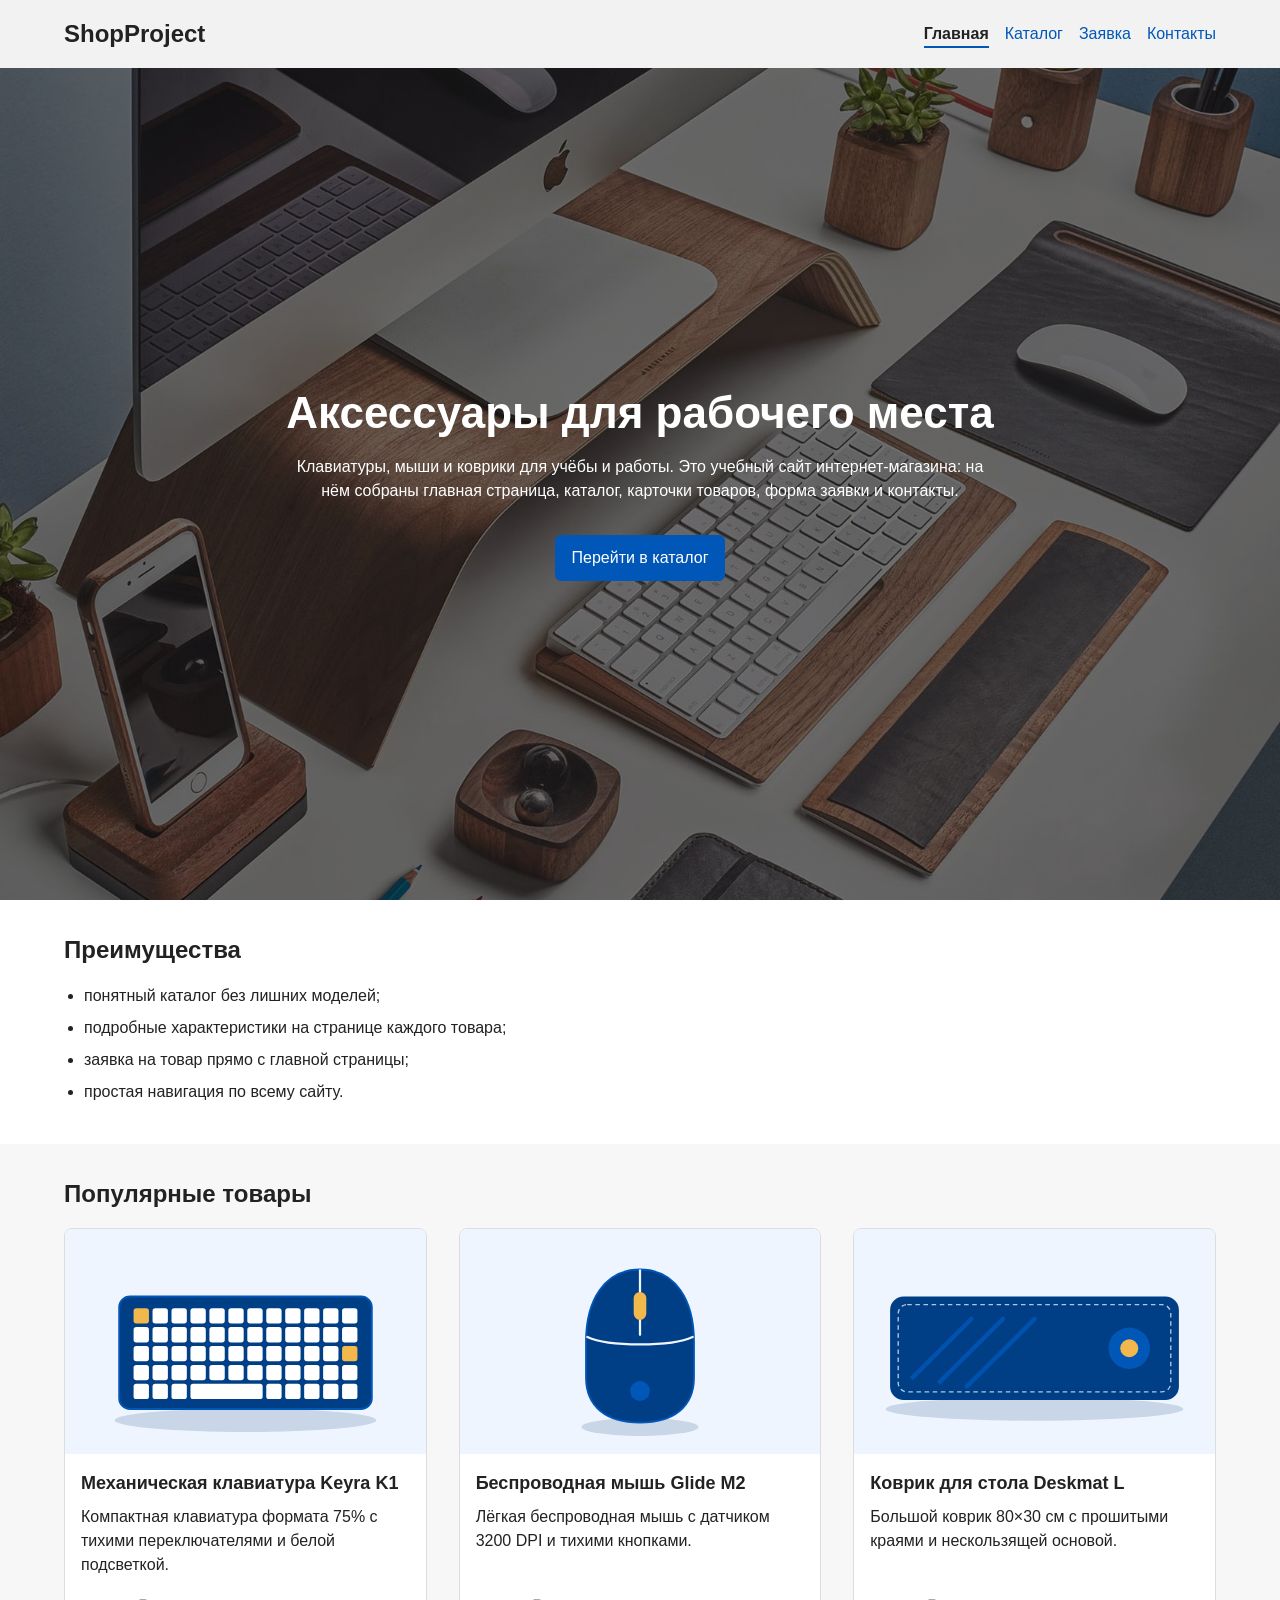
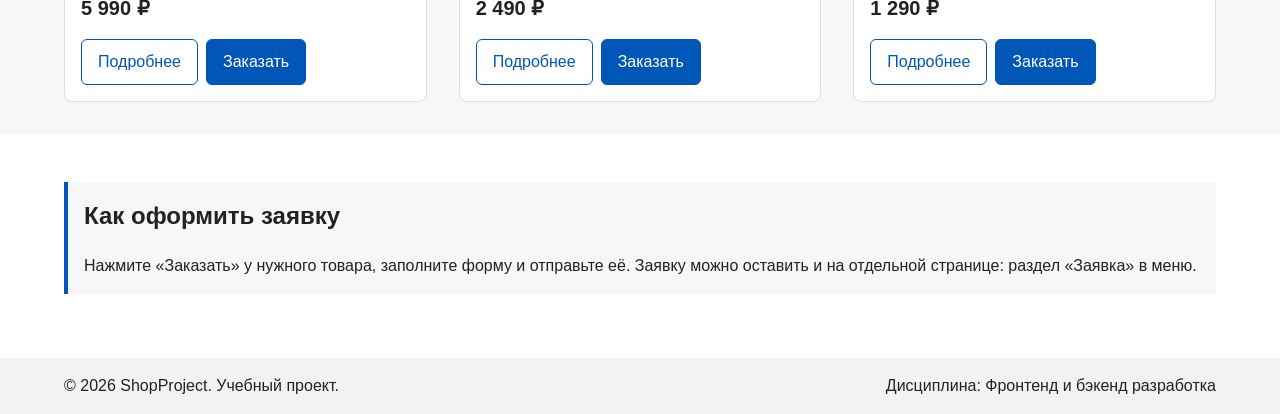
<file: index.html>
<!DOCTYPE html>
<html lang="ru">
<head>
  <meta charset="UTF-8">
  <meta name="viewport" content="width=device-width, initial-scale=1.0">
  <meta name="description" content="Интернет-магазин аксессуаров для рабочего места: клавиатуры, мыши и коврики. Учебный проект.">
  <title>ShopProject — аксессуары для рабочего места</title>
  <link rel="stylesheet" href="css/style.css">
  <script src="js/main.js" defer></script>
</head>
<body>
  <header class="site-header">
    <div class="container site-header__inner">
      <a class="site-header__logo" href="index.html">ShopProject</a>

      <nav class="site-nav" aria-label="Основная навигация">
        <ul class="site-nav__list">
          <li><a class="site-nav__link" href="index.html" aria-current="page">Главная</a></li>
          <li><a class="site-nav__link" href="catalog.html">Каталог</a></li>
          <li><a class="site-nav__link" href="order.html">Заявка</a></li>
          <li><a class="site-nav__link" href="contacts.html">Контакты</a></li>
        </ul>
      </nav>
    </div>
  </header>

  <main>
    <section class="hero">
      <div class="container">
        <h1 class="hero__title">Аксессуары для рабочего места</h1>
        <p class="hero__text">
          Клавиатуры, мыши и коврики для учёбы и работы. Это учебный сайт интернет-магазина:
          на нём собраны главная страница, каталог, карточки товаров, форма заявки и контакты.
        </p>
        <a class="button" href="catalog.html">Перейти в каталог</a>
      </div>
    </section>

    <section class="section" id="advantages">
      <div class="container">
        <h2 class="section__title">Преимущества</h2>
        <ul class="advantages-list">
          <li class="advantages-list__item">понятный каталог без лишних моделей;</li>
          <li class="advantages-list__item">подробные характеристики на странице каждого товара;</li>
          <li class="advantages-list__item">заявка на товар прямо с главной страницы;</li>
          <li class="advantages-list__item">простая навигация по всему сайту.</li>
        </ul>
      </div>
    </section>

    <section class="section section--muted" id="popular">
      <div class="container">
        <h2 class="section__title">Популярные товары</h2>
        <div class="product-grid">
        <article class="product-card">
          <img class="product-card__image" src="images/keyboard.svg" alt="Механическая клавиатура Keyra K1">
          <div class="product-card__content">
            <h3 class="product-card__title">Механическая клавиатура Keyra K1</h3>
            <p class="product-card__text">Компактная клавиатура формата 75% с тихими переключателями и белой подсветкой.</p>
            <p class="product-card__price">5&nbsp;990&nbsp;₽</p>
            <div class="product-card__actions">
              <a class="button button--secondary" href="product-keyboard.html">Подробнее</a>
              <button class="button product-card__button" type="button" data-product="Механическая клавиатура Keyra K1">Заказать</button>
            </div>
          </div>
        </article>

        <article class="product-card">
          <img class="product-card__image" src="images/mouse.svg" alt="Беспроводная мышь Glide M2">
          <div class="product-card__content">
            <h3 class="product-card__title">Беспроводная мышь Glide M2</h3>
            <p class="product-card__text">Лёгкая беспроводная мышь с датчиком 3200 DPI и тихими кнопками.</p>
            <p class="product-card__price">2&nbsp;490&nbsp;₽</p>
            <div class="product-card__actions">
              <a class="button button--secondary" href="product-mouse.html">Подробнее</a>
              <button class="button product-card__button" type="button" data-product="Беспроводная мышь Glide M2">Заказать</button>
            </div>
          </div>
        </article>

        <article class="product-card">
          <img class="product-card__image" src="images/mat.svg" alt="Коврик для стола Deskmat L">
          <div class="product-card__content">
            <h3 class="product-card__title">Коврик для стола Deskmat L</h3>
            <p class="product-card__text">Большой коврик 80×30 см с прошитыми краями и нескользящей основой.</p>
            <p class="product-card__price">1&nbsp;290&nbsp;₽</p>
            <div class="product-card__actions">
              <a class="button button--secondary" href="product-mat.html">Подробнее</a>
              <button class="button product-card__button" type="button" data-product="Коврик для стола Deskmat L">Заказать</button>
            </div>
          </div>
        </article>
        </div>
      </div>
    </section>

    <section class="section">
      <div class="container">
        <aside class="info-block">
          <h2 class="info-block__title">Как оформить заявку</h2>
          <p class="info-block__text">
            Нажмите «Заказать» у нужного товара, заполните форму и отправьте её.
            Заявку можно оставить и на отдельной странице: раздел «Заявка» в меню.
          </p>
        </aside>
      </div>
    </section>
  </main>

  <footer class="site-footer">
    <div class="container site-footer__inner">
      <p class="site-footer__text">&copy; 2026 ShopProject. Учебный проект.</p>
      <p class="site-footer__text">Дисциплина: Фронтенд и бэкенд разработка</p>
    </div>
  </footer>

  <dialog class="order-dialog" id="order-dialog" aria-labelledby="order-dialog-title">
    <h2 class="order-dialog__title" id="order-dialog-title">Оформление заявки</h2>
    <form class="order-form" id="order-form" action="#" method="post" novalidate>
      <input id="selected-product" name="selected-product" type="hidden">

      <div class="form-field">
        <label for="order-name">Имя</label>
        <input
          id="order-name"
          name="name"
          type="text"
          placeholder="Введите ваше имя"
          minlength="2"
          autocomplete="given-name"
          required
        >
      </div>

      <div class="form-field">
        <label for="order-email">E-mail</label>
        <input
          id="order-email"
          name="email"
          type="email"
          placeholder="example@mail.ru"
          autocomplete="email"
          required
        >
      </div>

      <div class="form-field">
        <label for="order-phone">Телефон</label>
        <input
          id="order-phone"
          name="phone"
          type="tel"
          inputmode="tel"
          placeholder="+7 (900) 000-00-00"
          pattern="^\+7 \(\d{3}\) \d{3}-\d{2}-\d{2}$"
          required
        >
        <small>Формат: +7 (900) 000-00-00</small>
      </div>

      <div class="form-field">
        <label for="order-date">Дата связи</label>
        <input
          id="order-date"
          name="date"
          type="date"
        >
      </div>

      <div class="form-field">
        <label for="order-topic">Тема заявки</label>
        <select id="order-topic" name="topic" required>
          <option value="">Выберите тему</option>
          <option value="product">Заказ товара</option>
          <option value="consultation">Консультация</option>
          <option value="delivery">Доставка</option>
        </select>
      </div>

      <div class="form-field">
        <label for="order-comment">Комментарий</label>
        <textarea
          id="order-comment"
          name="comment"
          rows="4"
          placeholder="Укажите дополнительную информацию"
        ></textarea>
      </div>

      <div class="form-field form-field--checkbox">
        <label>
          <input
            id="order-agreement"
            name="agreement"
            type="checkbox"
            required
          >
          Я согласен на обработку данных
        </label>
      </div>

      <div class="form-actions">
        <button class="button button--secondary" type="button" id="close-order-dialog">Закрыть</button>
        <button class="button" type="submit">Отправить заявку</button>
      </div>
    </form>
  </dialog>

  <p class="success-message" id="success-message" role="status" hidden>
    Форма успешно отправлена!
  </p>
</body>
</html>
</file>
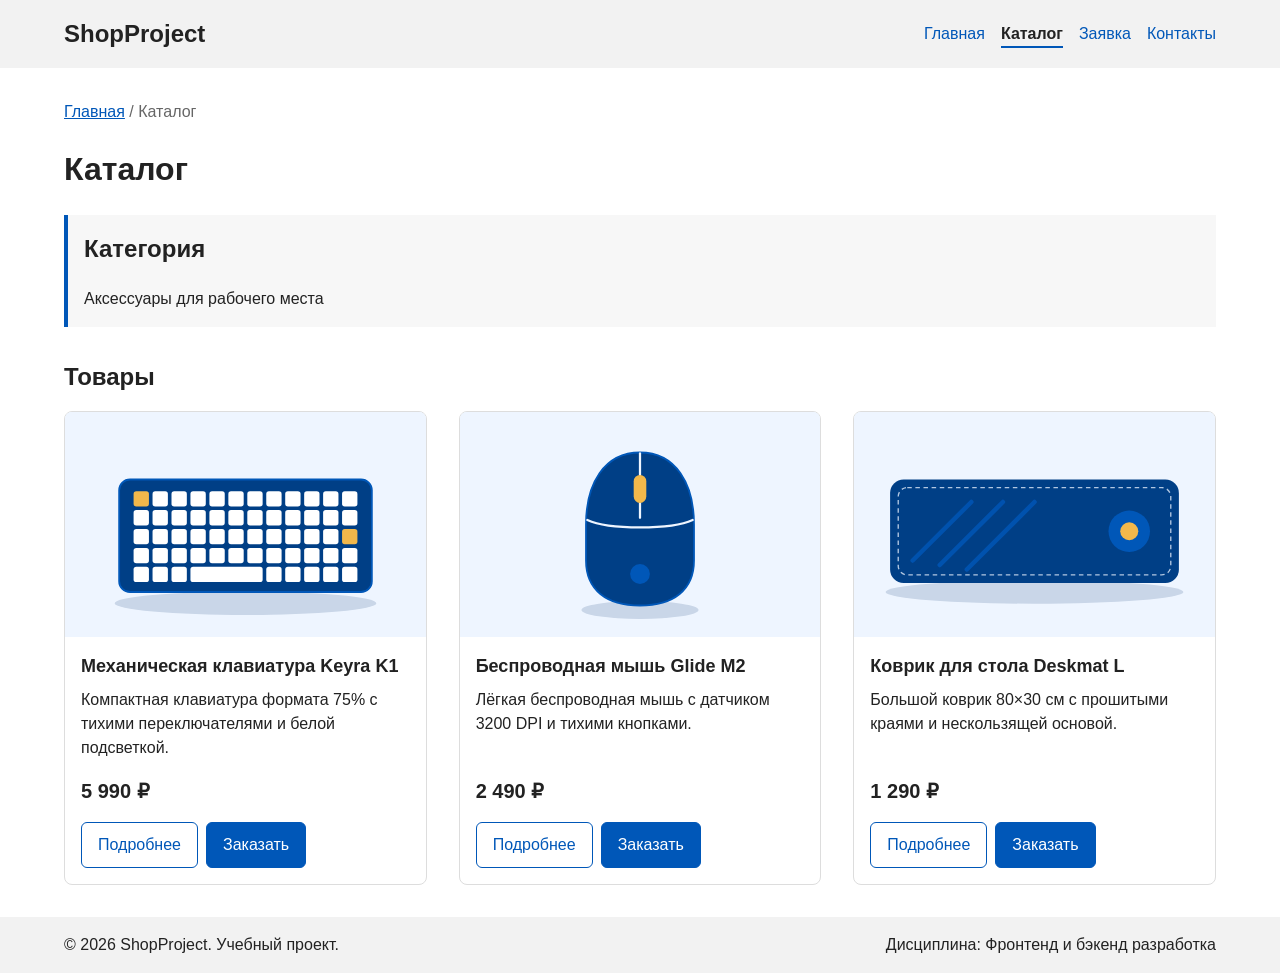
<file: catalog.html>
<!DOCTYPE html>
<html lang="ru">
<head>
  <meta charset="UTF-8">
  <meta name="viewport" content="width=device-width, initial-scale=1.0">
  <meta name="description" content="Каталог аксессуаров для рабочего места: клавиатуры, мыши и коврики.">
  <title>Каталог — ShopProject</title>
  <link rel="stylesheet" href="css/style.css">
  <script src="js/main.js" defer></script>
</head>
<body>
  <header class="site-header">
    <div class="container site-header__inner">
      <a class="site-header__logo" href="index.html">ShopProject</a>

      <nav class="site-nav" aria-label="Основная навигация">
        <ul class="site-nav__list">
          <li><a class="site-nav__link" href="index.html">Главная</a></li>
          <li><a class="site-nav__link" href="catalog.html" aria-current="page">Каталог</a></li>
          <li><a class="site-nav__link" href="order.html">Заявка</a></li>
          <li><a class="site-nav__link" href="contacts.html">Контакты</a></li>
        </ul>
      </nav>
    </div>
  </header>

  <main class="section">
    <div class="container">
      <nav class="breadcrumbs" aria-label="Хлебные крошки">
        <a href="index.html">Главная</a> / <span>Каталог</span>
      </nav>
      <h1>Каталог</h1>

      <aside class="info-block">
        <h2 class="info-block__title">Категория</h2>
        <p class="info-block__text">Аксессуары для рабочего места</p>
      </aside>

      <section>
        <h2 class="section__title">Товары</h2>
        <div class="product-grid">
          <article class="product-card">
            <img class="product-card__image" src="images/keyboard.svg" alt="Механическая клавиатура Keyra K1">
            <div class="product-card__content">
              <h3 class="product-card__title">Механическая клавиатура Keyra K1</h3>
              <p class="product-card__text">Компактная клавиатура формата 75% с тихими переключателями и белой подсветкой.</p>
              <p class="product-card__price">5&nbsp;990&nbsp;₽</p>
              <div class="product-card__actions">
                <a class="button button--secondary" href="product-keyboard.html">Подробнее</a>
                <a class="button" href="order.html?product=%D0%9C%D0%B5%D1%85%D0%B0%D0%BD%D0%B8%D1%87%D0%B5%D1%81%D0%BA%D0%B0%D1%8F%20%D0%BA%D0%BB%D0%B0%D0%B2%D0%B8%D0%B0%D1%82%D1%83%D1%80%D0%B0%20Keyra%20K1">Заказать</a>
              </div>
            </div>
          </article>

          <article class="product-card">
            <img class="product-card__image" src="images/mouse.svg" alt="Беспроводная мышь Glide M2">
            <div class="product-card__content">
              <h3 class="product-card__title">Беспроводная мышь Glide M2</h3>
              <p class="product-card__text">Лёгкая беспроводная мышь с датчиком 3200 DPI и тихими кнопками.</p>
              <p class="product-card__price">2&nbsp;490&nbsp;₽</p>
              <div class="product-card__actions">
                <a class="button button--secondary" href="product-mouse.html">Подробнее</a>
                <a class="button" href="order.html?product=%D0%91%D0%B5%D1%81%D0%BF%D1%80%D0%BE%D0%B2%D0%BE%D0%B4%D0%BD%D0%B0%D1%8F%20%D0%BC%D1%8B%D1%88%D1%8C%20Glide%20M2">Заказать</a>
              </div>
            </div>
          </article>

          <article class="product-card">
            <img class="product-card__image" src="images/mat.svg" alt="Коврик для стола Deskmat L">
            <div class="product-card__content">
              <h3 class="product-card__title">Коврик для стола Deskmat L</h3>
              <p class="product-card__text">Большой коврик 80×30 см с прошитыми краями и нескользящей основой.</p>
              <p class="product-card__price">1&nbsp;290&nbsp;₽</p>
              <div class="product-card__actions">
                <a class="button button--secondary" href="product-mat.html">Подробнее</a>
                <a class="button" href="order.html?product=%D0%9A%D0%BE%D0%B2%D1%80%D0%B8%D0%BA%20%D0%B4%D0%BB%D1%8F%20%D1%81%D1%82%D0%BE%D0%BB%D0%B0%20Deskmat%20L">Заказать</a>
              </div>
            </div>
          </article>
        </div>
      </section>
    </div>
  </main>

  <footer class="site-footer">
    <div class="container site-footer__inner">
      <p class="site-footer__text">&copy; 2026 ShopProject. Учебный проект.</p>
      <p class="site-footer__text">Дисциплина: Фронтенд и бэкенд разработка</p>
    </div>
  </footer>
</body>
</html>
</file>
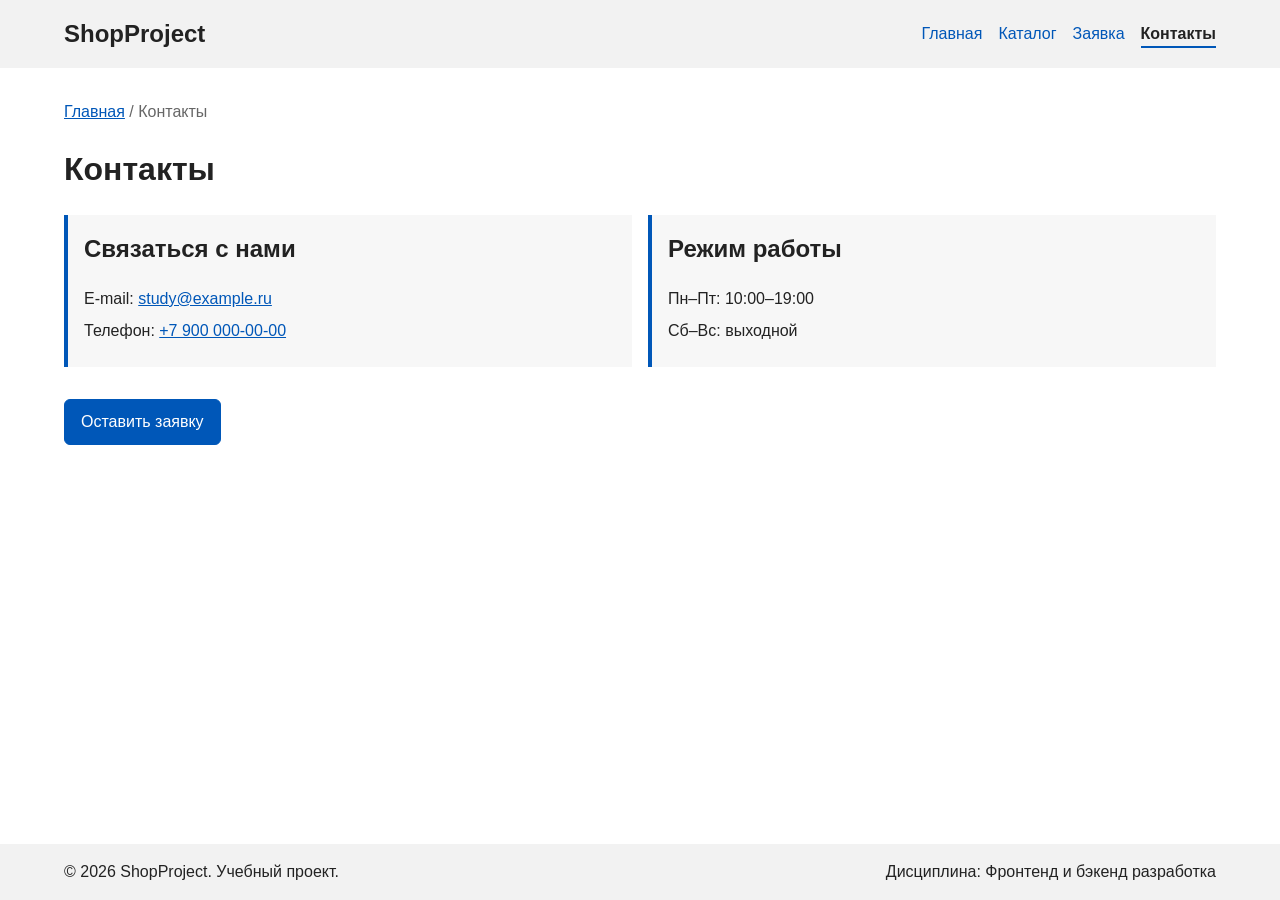
<file: contacts.html>
<!DOCTYPE html>
<html lang="ru">
<head>
  <meta charset="UTF-8">
  <meta name="viewport" content="width=device-width, initial-scale=1.0">
  <meta name="description" content="Контакты учебного интернет-магазина ShopProject.">
  <title>Контакты — ShopProject</title>
  <link rel="stylesheet" href="css/style.css">
  <script src="js/main.js" defer></script>
</head>
<body>
  <header class="site-header">
    <div class="container site-header__inner">
      <a class="site-header__logo" href="index.html">ShopProject</a>

      <nav class="site-nav" aria-label="Основная навигация">
        <ul class="site-nav__list">
          <li><a class="site-nav__link" href="index.html">Главная</a></li>
          <li><a class="site-nav__link" href="catalog.html">Каталог</a></li>
          <li><a class="site-nav__link" href="order.html">Заявка</a></li>
          <li><a class="site-nav__link" href="contacts.html" aria-current="page">Контакты</a></li>
        </ul>
      </nav>
    </div>
  </header>

  <main class="section">
    <div class="container">
      <nav class="breadcrumbs" aria-label="Хлебные крошки">
        <a href="index.html">Главная</a> / <span>Контакты</span>
      </nav>
      <h1>Контакты</h1>

      <div class="contact-grid">
        <section class="contact-box">
          <h2 class="contact-box__title">Связаться с нами</h2>
          <p class="contact-box__text">E-mail: <a href="mailto:study@example.ru">study@example.ru</a></p>
          <p class="contact-box__text">Телефон: <a href="tel:+79000000000">+7 900 000-00-00</a></p>
        </section>

        <section class="contact-box">
          <h2 class="contact-box__title">Режим работы</h2>
          <p class="contact-box__text">Пн–Пт: 10:00–19:00</p>
          <p class="contact-box__text">Сб–Вс: выходной</p>
        </section>
      </div>

      <p><a class="button" href="order.html">Оставить заявку</a></p>
    </div>
  </main>

  <footer class="site-footer">
    <div class="container site-footer__inner">
      <p class="site-footer__text">&copy; 2026 ShopProject. Учебный проект.</p>
      <p class="site-footer__text">Дисциплина: Фронтенд и бэкенд разработка</p>
    </div>
  </footer>
</body>
</html>
</file>
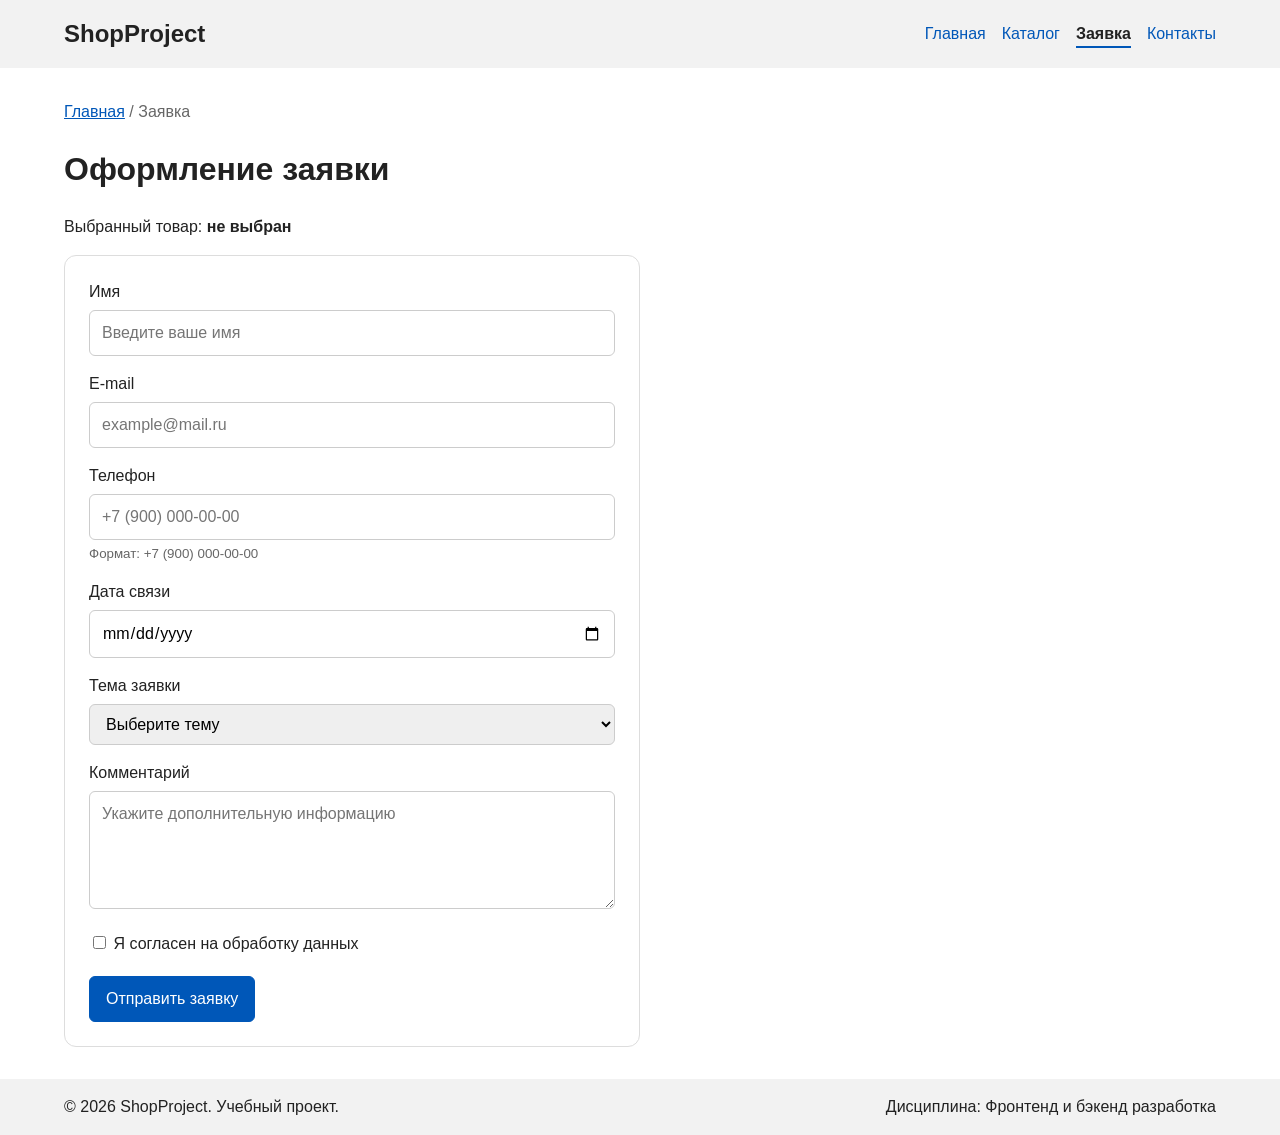
<file: order.html>
<!DOCTYPE html>
<html lang="ru">
<head>
  <meta charset="UTF-8">
  <meta name="viewport" content="width=device-width, initial-scale=1.0">
  <meta name="description" content="Форма заявки на товар или консультацию.">
  <title>Оформление заявки — ShopProject</title>
  <link rel="stylesheet" href="css/style.css">
  <script src="js/main.js" defer></script>
</head>
<body>
  <header class="site-header">
    <div class="container site-header__inner">
      <a class="site-header__logo" href="index.html">ShopProject</a>

      <nav class="site-nav" aria-label="Основная навигация">
        <ul class="site-nav__list">
          <li><a class="site-nav__link" href="index.html">Главная</a></li>
          <li><a class="site-nav__link" href="catalog.html">Каталог</a></li>
          <li><a class="site-nav__link" href="order.html" aria-current="page">Заявка</a></li>
          <li><a class="site-nav__link" href="contacts.html">Контакты</a></li>
        </ul>
      </nav>
    </div>
  </header>

  <main class="section">
    <div class="container">
      <nav class="breadcrumbs" aria-label="Хлебные крошки">
        <a href="index.html">Главная</a> / <span>Заявка</span>
      </nav>
      <h1>Оформление заявки</h1>
      <p class="order-page__product">Выбранный товар: <strong id="selected-product-label">не выбран</strong></p>

      <div class="order-page__form">
        <form class="order-form" id="order-form" action="#" method="post" novalidate>
          <input id="selected-product" name="selected-product" type="hidden">

          <div class="form-field">
            <label for="order-name">Имя</label>
            <input
              id="order-name"
              name="name"
              type="text"
              placeholder="Введите ваше имя"
              minlength="2"
              autocomplete="given-name"
              required
            >
          </div>

          <div class="form-field">
            <label for="order-email">E-mail</label>
            <input
              id="order-email"
              name="email"
              type="email"
              placeholder="example@mail.ru"
              autocomplete="email"
              required
            >
          </div>

          <div class="form-field">
            <label for="order-phone">Телефон</label>
            <input
              id="order-phone"
              name="phone"
              type="tel"
              inputmode="tel"
              placeholder="+7 (900) 000-00-00"
              pattern="^\+7 \(\d{3}\) \d{3}-\d{2}-\d{2}$"
              required
            >
            <small>Формат: +7 (900) 000-00-00</small>
          </div>

          <div class="form-field">
            <label for="order-date">Дата связи</label>
            <input
              id="order-date"
              name="date"
              type="date"
            >
          </div>

          <div class="form-field">
            <label for="order-topic">Тема заявки</label>
            <select id="order-topic" name="topic" required>
              <option value="">Выберите тему</option>
              <option value="product">Заказ товара</option>
              <option value="consultation">Консультация</option>
              <option value="delivery">Доставка</option>
            </select>
          </div>

          <div class="form-field">
            <label for="order-comment">Комментарий</label>
            <textarea
              id="order-comment"
              name="comment"
              rows="4"
              placeholder="Укажите дополнительную информацию"
            ></textarea>
          </div>

          <div class="form-field form-field--checkbox">
            <label>
              <input
                id="order-agreement"
                name="agreement"
                type="checkbox"
                required
              >
              Я согласен на обработку данных
            </label>
          </div>

          <div class="form-actions">
            <button class="button" type="submit">Отправить заявку</button>
          </div>
        </form>
      </div>
    </div>
  </main>

  <footer class="site-footer">
    <div class="container site-footer__inner">
      <p class="site-footer__text">&copy; 2026 ShopProject. Учебный проект.</p>
      <p class="site-footer__text">Дисциплина: Фронтенд и бэкенд разработка</p>
    </div>
  </footer>

  <p class="success-message" id="success-message" role="status" hidden>
    Форма успешно отправлена!
  </p>
</body>
</html>
</file>
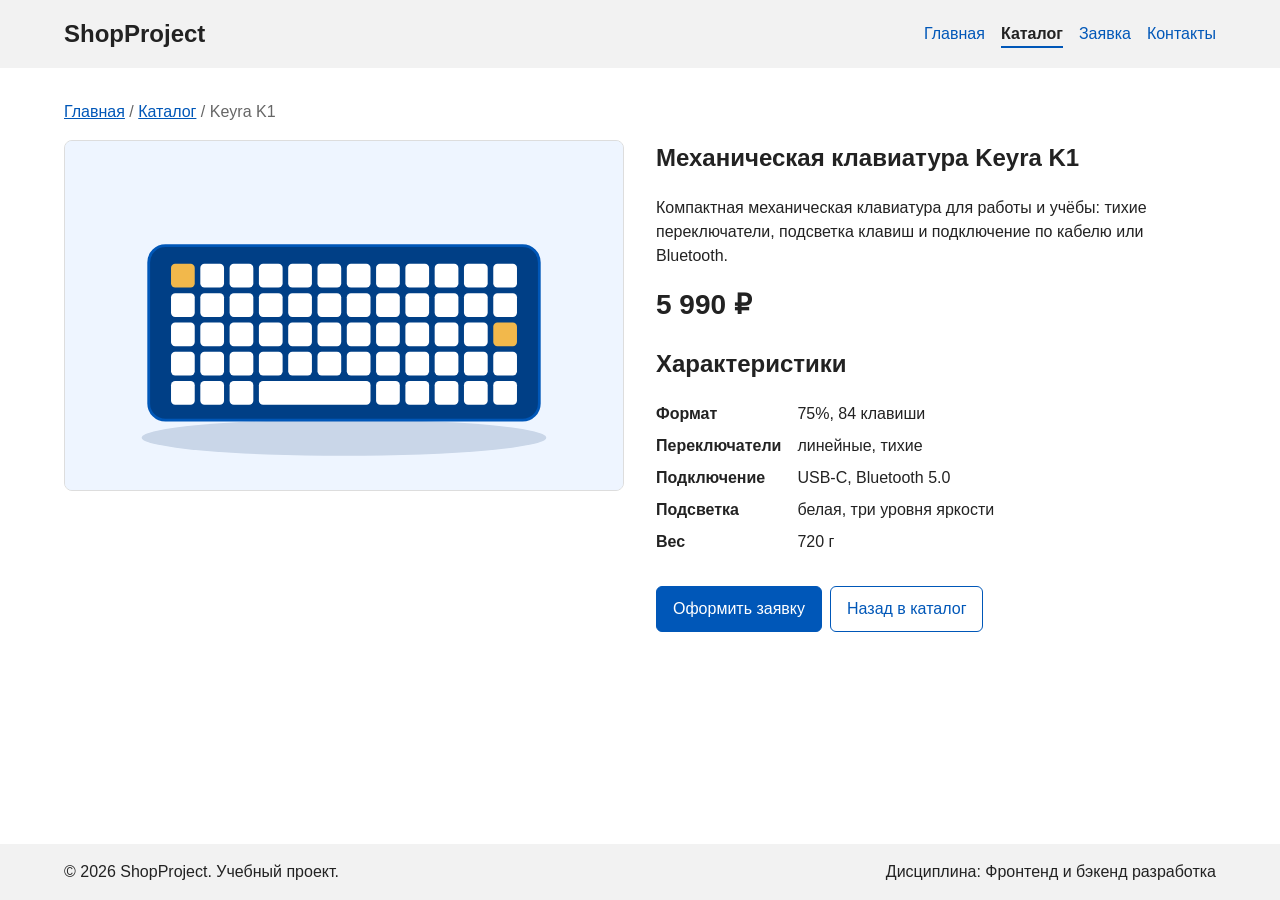
<file: product-keyboard.html>
<!DOCTYPE html>
<html lang="ru">
<head>
  <meta charset="UTF-8">
  <meta name="viewport" content="width=device-width, initial-scale=1.0">
  <meta name="description" content="Компактная клавиатура формата 75% с тихими переключателями и белой подсветкой.">
  <title>Механическая клавиатура Keyra K1 — ShopProject</title>
  <link rel="stylesheet" href="css/style.css">
  <script src="js/main.js" defer></script>
</head>
<body>
  <header class="site-header">
    <div class="container site-header__inner">
      <a class="site-header__logo" href="index.html">ShopProject</a>

      <nav class="site-nav" aria-label="Основная навигация">
        <ul class="site-nav__list">
          <li><a class="site-nav__link" href="index.html">Главная</a></li>
          <li><a class="site-nav__link" href="catalog.html" aria-current="page">Каталог</a></li>
          <li><a class="site-nav__link" href="order.html">Заявка</a></li>
          <li><a class="site-nav__link" href="contacts.html">Контакты</a></li>
        </ul>
      </nav>
    </div>
  </header>

  <main class="section">
    <div class="container">
      <nav class="breadcrumbs" aria-label="Хлебные крошки">
        <a href="index.html">Главная</a> / <a href="catalog.html">Каталог</a> / <span>Keyra K1</span>
      </nav>

      <article class="product-details">
        <img class="product-details__image" src="images/keyboard.svg" alt="Механическая клавиатура Keyra K1">

        <div class="product-details__content">
          <h1 class="product-details__title">Механическая клавиатура Keyra K1</h1>
          <p>Компактная механическая клавиатура для работы и учёбы: тихие переключатели, подсветка клавиш и подключение по кабелю или Bluetooth.</p>
          <p class="product-details__price">5&nbsp;990&nbsp;₽</p>

          <h2>Характеристики</h2>
          <dl class="spec-list">
            <dt class="spec-list__term">Формат</dt>
            <dd class="spec-list__desc">75%, 84 клавиши</dd>
            <dt class="spec-list__term">Переключатели</dt>
            <dd class="spec-list__desc">линейные, тихие</dd>
            <dt class="spec-list__term">Подключение</dt>
            <dd class="spec-list__desc">USB-C, Bluetooth 5.0</dd>
            <dt class="spec-list__term">Подсветка</dt>
            <dd class="spec-list__desc">белая, три уровня яркости</dd>
            <dt class="spec-list__term">Вес</dt>
            <dd class="spec-list__desc">720 г</dd>
          </dl>

          <div class="product-details__actions">
            <a class="button" href="order.html?product=%D0%9C%D0%B5%D1%85%D0%B0%D0%BD%D0%B8%D1%87%D0%B5%D1%81%D0%BA%D0%B0%D1%8F%20%D0%BA%D0%BB%D0%B0%D0%B2%D0%B8%D0%B0%D1%82%D1%83%D1%80%D0%B0%20Keyra%20K1">Оформить заявку</a>
            <a class="button button--secondary" href="catalog.html">Назад в каталог</a>
          </div>
        </div>
      </article>
    </div>
  </main>

  <footer class="site-footer">
    <div class="container site-footer__inner">
      <p class="site-footer__text">&copy; 2026 ShopProject. Учебный проект.</p>
      <p class="site-footer__text">Дисциплина: Фронтенд и бэкенд разработка</p>
    </div>
  </footer>
</body>
</html>
</file>
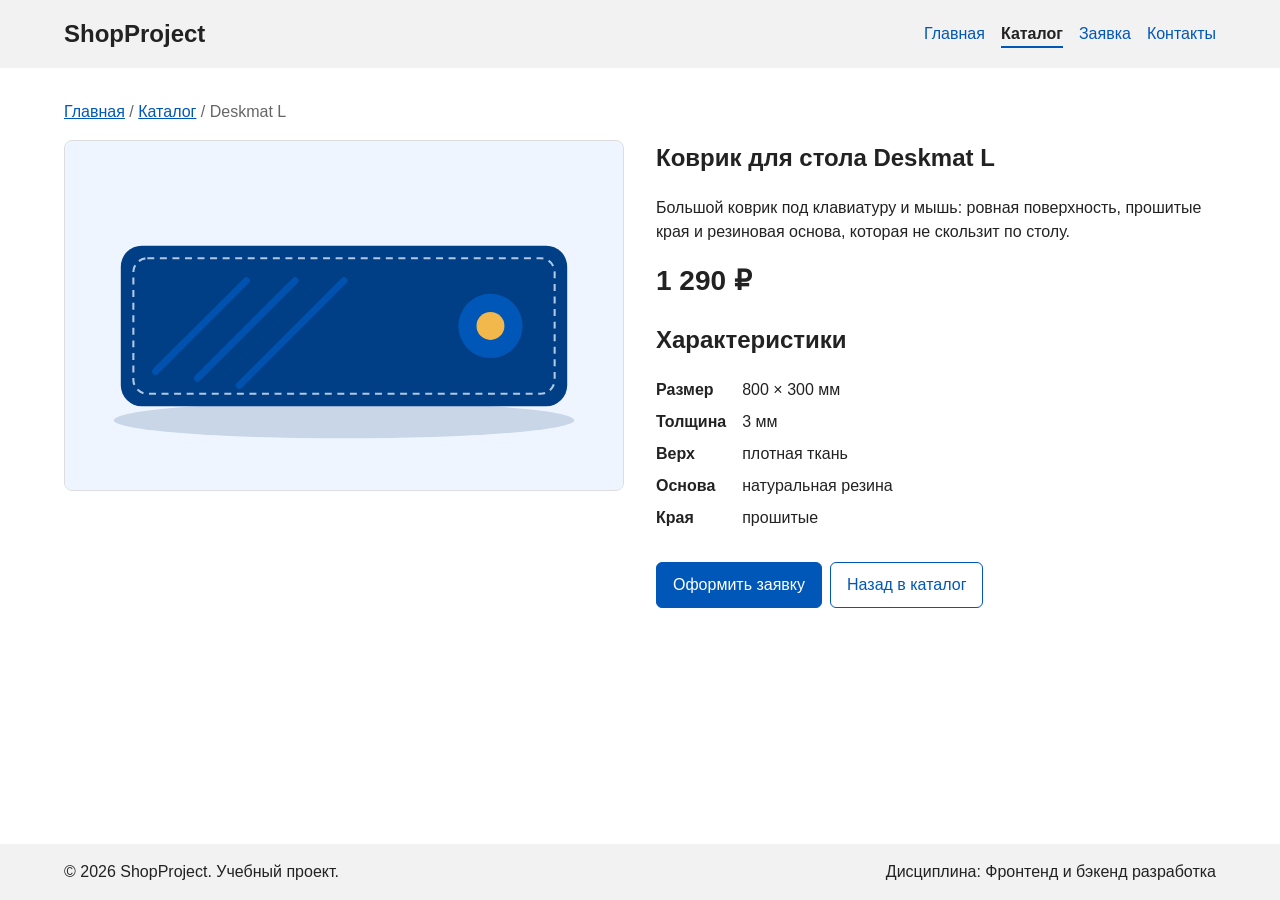
<file: product-mat.html>
<!DOCTYPE html>
<html lang="ru">
<head>
  <meta charset="UTF-8">
  <meta name="viewport" content="width=device-width, initial-scale=1.0">
  <meta name="description" content="Большой коврик 80×30 см с прошитыми краями и нескользящей основой.">
  <title>Коврик для стола Deskmat L — ShopProject</title>
  <link rel="stylesheet" href="css/style.css">
  <script src="js/main.js" defer></script>
</head>
<body>
  <header class="site-header">
    <div class="container site-header__inner">
      <a class="site-header__logo" href="index.html">ShopProject</a>

      <nav class="site-nav" aria-label="Основная навигация">
        <ul class="site-nav__list">
          <li><a class="site-nav__link" href="index.html">Главная</a></li>
          <li><a class="site-nav__link" href="catalog.html" aria-current="page">Каталог</a></li>
          <li><a class="site-nav__link" href="order.html">Заявка</a></li>
          <li><a class="site-nav__link" href="contacts.html">Контакты</a></li>
        </ul>
      </nav>
    </div>
  </header>

  <main class="section">
    <div class="container">
      <nav class="breadcrumbs" aria-label="Хлебные крошки">
        <a href="index.html">Главная</a> / <a href="catalog.html">Каталог</a> / <span>Deskmat L</span>
      </nav>

      <article class="product-details">
        <img class="product-details__image" src="images/mat.svg" alt="Коврик для стола Deskmat L">

        <div class="product-details__content">
          <h1 class="product-details__title">Коврик для стола Deskmat L</h1>
          <p>Большой коврик под клавиатуру и мышь: ровная поверхность, прошитые края и резиновая основа, которая не скользит по столу.</p>
          <p class="product-details__price">1&nbsp;290&nbsp;₽</p>

          <h2>Характеристики</h2>
          <dl class="spec-list">
            <dt class="spec-list__term">Размер</dt>
            <dd class="spec-list__desc">800 × 300 мм</dd>
            <dt class="spec-list__term">Толщина</dt>
            <dd class="spec-list__desc">3 мм</dd>
            <dt class="spec-list__term">Верх</dt>
            <dd class="spec-list__desc">плотная ткань</dd>
            <dt class="spec-list__term">Основа</dt>
            <dd class="spec-list__desc">натуральная резина</dd>
            <dt class="spec-list__term">Края</dt>
            <dd class="spec-list__desc">прошитые</dd>
          </dl>

          <div class="product-details__actions">
            <a class="button" href="order.html?product=%D0%9A%D0%BE%D0%B2%D1%80%D0%B8%D0%BA%20%D0%B4%D0%BB%D1%8F%20%D1%81%D1%82%D0%BE%D0%BB%D0%B0%20Deskmat%20L">Оформить заявку</a>
            <a class="button button--secondary" href="catalog.html">Назад в каталог</a>
          </div>
        </div>
      </article>
    </div>
  </main>

  <footer class="site-footer">
    <div class="container site-footer__inner">
      <p class="site-footer__text">&copy; 2026 ShopProject. Учебный проект.</p>
      <p class="site-footer__text">Дисциплина: Фронтенд и бэкенд разработка</p>
    </div>
  </footer>
</body>
</html>
</file>
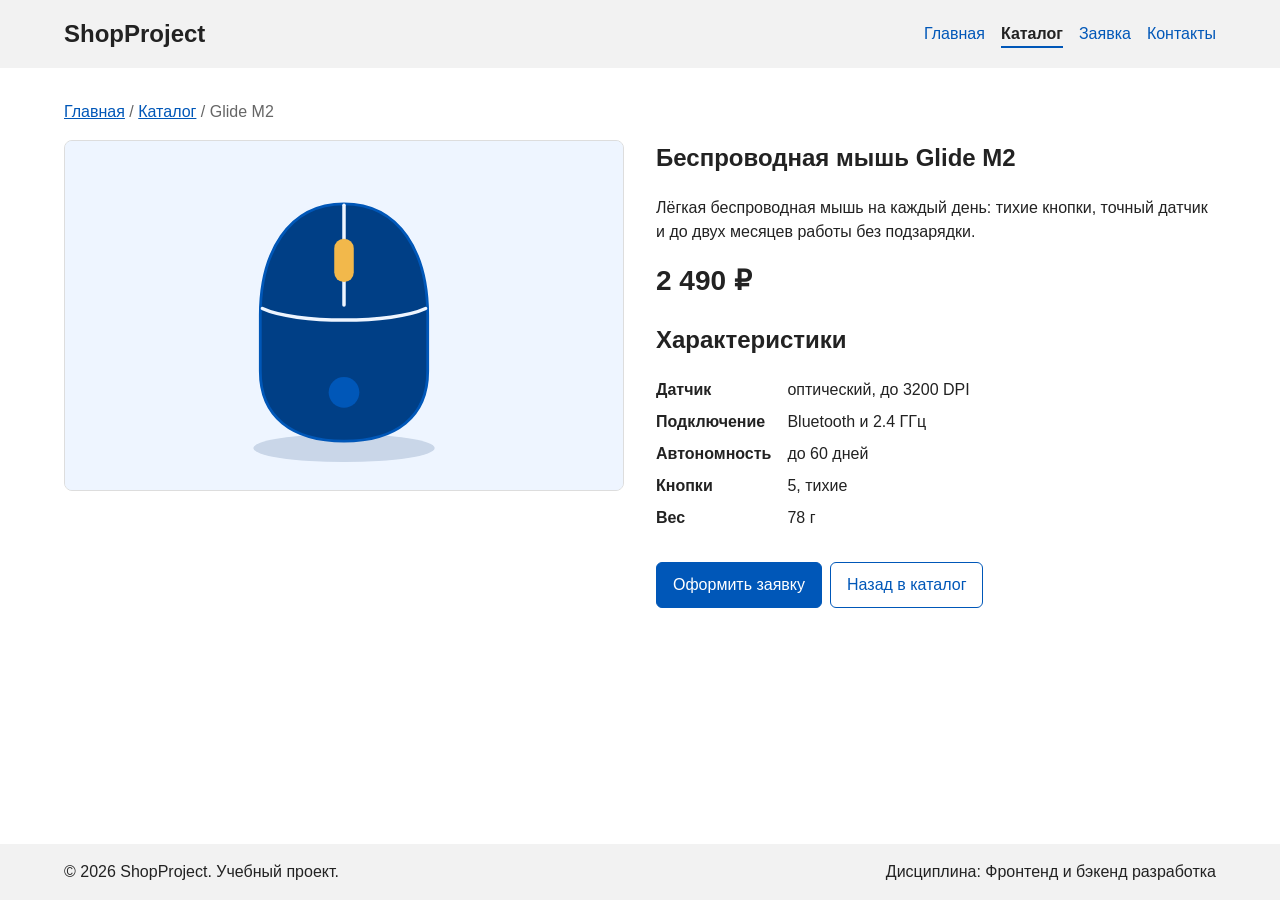
<file: product-mouse.html>
<!DOCTYPE html>
<html lang="ru">
<head>
  <meta charset="UTF-8">
  <meta name="viewport" content="width=device-width, initial-scale=1.0">
  <meta name="description" content="Лёгкая беспроводная мышь с датчиком 3200 DPI и тихими кнопками.">
  <title>Беспроводная мышь Glide M2 — ShopProject</title>
  <link rel="stylesheet" href="css/style.css">
  <script src="js/main.js" defer></script>
</head>
<body>
  <header class="site-header">
    <div class="container site-header__inner">
      <a class="site-header__logo" href="index.html">ShopProject</a>

      <nav class="site-nav" aria-label="Основная навигация">
        <ul class="site-nav__list">
          <li><a class="site-nav__link" href="index.html">Главная</a></li>
          <li><a class="site-nav__link" href="catalog.html" aria-current="page">Каталог</a></li>
          <li><a class="site-nav__link" href="order.html">Заявка</a></li>
          <li><a class="site-nav__link" href="contacts.html">Контакты</a></li>
        </ul>
      </nav>
    </div>
  </header>

  <main class="section">
    <div class="container">
      <nav class="breadcrumbs" aria-label="Хлебные крошки">
        <a href="index.html">Главная</a> / <a href="catalog.html">Каталог</a> / <span>Glide M2</span>
      </nav>

      <article class="product-details">
        <img class="product-details__image" src="images/mouse.svg" alt="Беспроводная мышь Glide M2">

        <div class="product-details__content">
          <h1 class="product-details__title">Беспроводная мышь Glide M2</h1>
          <p>Лёгкая беспроводная мышь на каждый день: тихие кнопки, точный датчик и до двух месяцев работы без подзарядки.</p>
          <p class="product-details__price">2&nbsp;490&nbsp;₽</p>

          <h2>Характеристики</h2>
          <dl class="spec-list">
            <dt class="spec-list__term">Датчик</dt>
            <dd class="spec-list__desc">оптический, до 3200 DPI</dd>
            <dt class="spec-list__term">Подключение</dt>
            <dd class="spec-list__desc">Bluetooth и 2.4 ГГц</dd>
            <dt class="spec-list__term">Автономность</dt>
            <dd class="spec-list__desc">до 60 дней</dd>
            <dt class="spec-list__term">Кнопки</dt>
            <dd class="spec-list__desc">5, тихие</dd>
            <dt class="spec-list__term">Вес</dt>
            <dd class="spec-list__desc">78 г</dd>
          </dl>

          <div class="product-details__actions">
            <a class="button" href="order.html?product=%D0%91%D0%B5%D1%81%D0%BF%D1%80%D0%BE%D0%B2%D0%BE%D0%B4%D0%BD%D0%B0%D1%8F%20%D0%BC%D1%8B%D1%88%D1%8C%20Glide%20M2">Оформить заявку</a>
            <a class="button button--secondary" href="catalog.html">Назад в каталог</a>
          </div>
        </div>
      </article>
    </div>
  </main>

  <footer class="site-footer">
    <div class="container site-footer__inner">
      <p class="site-footer__text">&copy; 2026 ShopProject. Учебный проект.</p>
      <p class="site-footer__text">Дисциплина: Фронтенд и бэкенд разработка</p>
    </div>
  </footer>
</body>
</html>
</file>
<file: css/style.css>
:root {
  --color-primary: #0057b8;
  --color-primary-dark: #003f86;
  --color-text: #222222;
  --color-text-muted: #666666;
  --color-surface: #f2f2f2;
  --color-surface-light: #f7f7f7;
  --color-hero: #eef5ff;
  --color-border: #dddddd;
  --color-white: #ffffff;
  --color-danger: #b00020;
  --color-success: #168a2f;
  --color-success-bg: #eefaf0;

  --space-xs: 4px;
  --space-sm: 8px;
  --space-md: 16px;
  --space-lg: 32px;

  --radius-sm: 6px;
  --radius-md: 8px;
  --radius-lg: 12px;
}

* {
  box-sizing: border-box;
}

body {
  display: flex;
  flex-direction: column;
  min-height: 100vh;
  margin: 0;
  font-family: Arial, sans-serif;
  line-height: 1.5;
  color: var(--color-text);
  background-color: var(--color-white);
}

main {
  flex: 1;
}

img {
  display: block;
  max-width: 100%;
}

a {
  color: var(--color-primary);
}

a:hover {
  color: var(--color-primary-dark);
}

:focus-visible {
  outline: 2px solid var(--color-primary);
  outline-offset: 2px;
}

.container {
  width: 90%;
  margin: 0 auto;
}

.site-header {
  padding: var(--space-md) 0;
  background-color: var(--color-surface);
}

.site-header__inner {
  display: flex;
  flex-wrap: wrap;
  align-items: center;
  justify-content: space-between;
  gap: var(--space-md);
}

.site-header__logo {
  font-size: 24px;
  font-weight: bold;
  color: var(--color-text);
  text-decoration: none;
}

.site-header__logo:hover {
  color: var(--color-primary);
}

.site-nav__list {
  display: flex;
  flex-wrap: wrap;
  gap: var(--space-md);
  margin: 0;
  padding: 0;
  list-style: none;
}

.site-nav__link {
  padding: var(--space-xs) 0;
  border-bottom: 2px solid transparent;
  text-decoration: none;
}

.site-nav__link:hover {
  border-bottom-color: var(--color-primary);
}

.site-nav__link[aria-current="page"] {
  border-bottom-color: var(--color-primary);
  font-weight: bold;
  color: var(--color-text);
}

.site-footer {
  padding: var(--space-md) 0;
  background-color: var(--color-surface);
}

.site-footer__inner {
  display: flex;
  flex-wrap: wrap;
  justify-content: space-between;
  gap: var(--space-sm) var(--space-lg);
}

.site-footer__text {
  margin: 0;
}

.section {
  padding: var(--space-lg) 0;
}

.section--muted {
  background-color: var(--color-surface-light);
}

.section__title {
  margin: 0 0 var(--space-md);
}

.hero {
  display: flex;
  align-items: center;
  min-height: calc(100vh - 68px);
  padding: 64px 0;
  background: linear-gradient(rgba(0, 0, 0, 0.55), rgba(0, 0, 0, 0.55)), url("../images/hero.jpg") center / cover no-repeat;
  color: var(--color-white);
  text-align: center;
}

.hero__title {
  margin: 0 0 var(--space-md);
  font-size: 44px;
  line-height: 1.2;
}

.hero__text {
  max-width: 60%;
  margin: 0 auto var(--space-lg);
}

.advantages-list {
  margin: 0;
  padding-left: 20px;
}

.advantages-list__item {
  margin-bottom: var(--space-sm);
}

.button {
  display: inline-block;
  padding: 10px 16px;
  border: 1px solid var(--color-primary);
  border-radius: var(--radius-sm);
  background-color: var(--color-primary);
  color: var(--color-white);
  font: inherit;
  text-decoration: none;
  cursor: pointer;
}

.button:hover {
  border-color: var(--color-primary-dark);
  background-color: var(--color-primary-dark);
  color: var(--color-white);
}

.button:active {
  transform: translateY(1px);
}

.button--secondary {
  background-color: var(--color-white);
  color: var(--color-primary);
}

.button--secondary:hover {
  border-color: var(--color-primary-dark);
  background-color: var(--color-hero);
  color: var(--color-primary-dark);
}

.breadcrumbs {
  margin-bottom: var(--space-md);
  color: var(--color-text-muted);
}

.info-block {
  margin: var(--space-md) 0 var(--space-lg);
  padding: var(--space-md);
  border-left: 4px solid var(--color-primary);
  background-color: var(--color-surface-light);
}

.info-block__title {
  margin-top: 0;
}

.info-block__text {
  margin-bottom: 0;
}

.product-grid {
  display: grid;
  grid-template-columns: repeat(auto-fit, minmax(260px, 1fr));
  gap: var(--space-lg);
}

.product-card {
  display: flex;
  flex-direction: column;
  overflow: hidden;
  border: 1px solid var(--color-border);
  border-radius: var(--radius-md);
  background-color: var(--color-white);
}

.product-card__image {
  width: 100%;
  aspect-ratio: 8 / 5;
  object-fit: cover;
  background-color: var(--color-hero);
}

.product-card__content {
  display: flex;
  flex: 1;
  flex-direction: column;
  padding: var(--space-md);
}

.product-card__title {
  margin: 0 0 var(--space-sm);
  font-size: 18px;
}

.product-card__text {
  margin: 0 0 var(--space-md);
}

.product-card__price {
  margin: auto 0 var(--space-md);
  font-size: 20px;
  font-weight: bold;
}

.product-card__actions {
  display: flex;
  flex-wrap: wrap;
  gap: var(--space-sm);
}

.product-details {
  display: grid;
  grid-template-columns: repeat(2, 1fr);
  gap: var(--space-lg);
  align-items: start;
}

.product-details__image {
  width: 100%;
  border: 1px solid var(--color-border);
  border-radius: var(--radius-md);
  background-color: var(--color-hero);
}

.product-details__title {
  margin-top: 0;
}

.product-details__price {
  margin: var(--space-md) 0;
  font-size: 28px;
  font-weight: bold;
}

.spec-list {
  display: grid;
  grid-template-columns: auto 1fr;
  gap: var(--space-sm) var(--space-md);
  margin: 0 0 var(--space-lg);
}

.spec-list__term {
  font-weight: bold;
}

.spec-list__desc {
  margin: 0;
}

.product-details__actions {
  display: flex;
  flex-wrap: wrap;
  gap: var(--space-sm);
}

.contact-grid {
  display: grid;
  grid-template-columns: repeat(auto-fit, minmax(260px, 1fr));
  gap: var(--space-md);
  margin-bottom: var(--space-lg);
}

.contact-box {
  padding: var(--space-md);
  border-left: 4px solid var(--color-primary);
  background-color: var(--color-surface-light);
}

.contact-box__title {
  margin-top: 0;
}

.contact-box__text {
  margin: 0 0 var(--space-sm);
}

.order-dialog {
  width: min(100% - 32px, 560px);
  padding: 24px;
  border: none;
  border-radius: var(--radius-lg);
}

.order-dialog::backdrop {
  background-color: rgba(0, 0, 0, 0.5);
}

.order-dialog__title {
  margin-top: 0;
}

.order-page__form {
  max-width: 50%;
  padding: 24px;
  border: 1px solid var(--color-border);
  border-radius: var(--radius-lg);
  background-color: var(--color-white);
}

.order-page__product {
  margin: 0 0 var(--space-md);
}

.form-field {
  margin-bottom: var(--space-md);
}

.form-field label {
  display: block;
  margin-bottom: 6px;
}

.form-field input,
.form-field select,
.form-field textarea {
  width: 100%;
  padding: 10px 12px;
  border: 1px solid #cccccc;
  border-radius: var(--radius-sm);
  font: inherit;
}

.form-field input[type="checkbox"] {
  width: auto;
}

.form-field small {
  display: block;
  margin-top: var(--space-xs);
  color: var(--color-text-muted);
}

.form-field [aria-invalid="true"] {
  border-color: var(--color-danger);
}

.form-field input[type="checkbox"][aria-invalid="true"] {
  outline: 2px solid var(--color-danger);
  outline-offset: 2px;
}

.form-actions {
  display: flex;
  flex-wrap: wrap;
  gap: 12px;
  margin-top: 20px;
}

.success-message {
  position: fixed;
  right: var(--space-md);
  bottom: var(--space-md);
  z-index: 10;
  max-width: 320px;
  margin: 0;
  padding: var(--space-md);
  border-left: 4px solid var(--color-success);
  background-color: var(--color-success-bg);
  box-shadow: 0 4px 16px rgba(0, 0, 0, 0.15);
}

@media (max-width: 720px) {
  .hero__title {
    font-size: 28px;
  }

  .hero__text,
  .order-page__form {
    max-width: none;
  }

  .product-details {
    grid-template-columns: 1fr;
  }

  .spec-list {
    grid-template-columns: 1fr;
    gap: 0;
  }

  .spec-list__desc {
    margin-bottom: var(--space-sm);
  }
}
</file>
